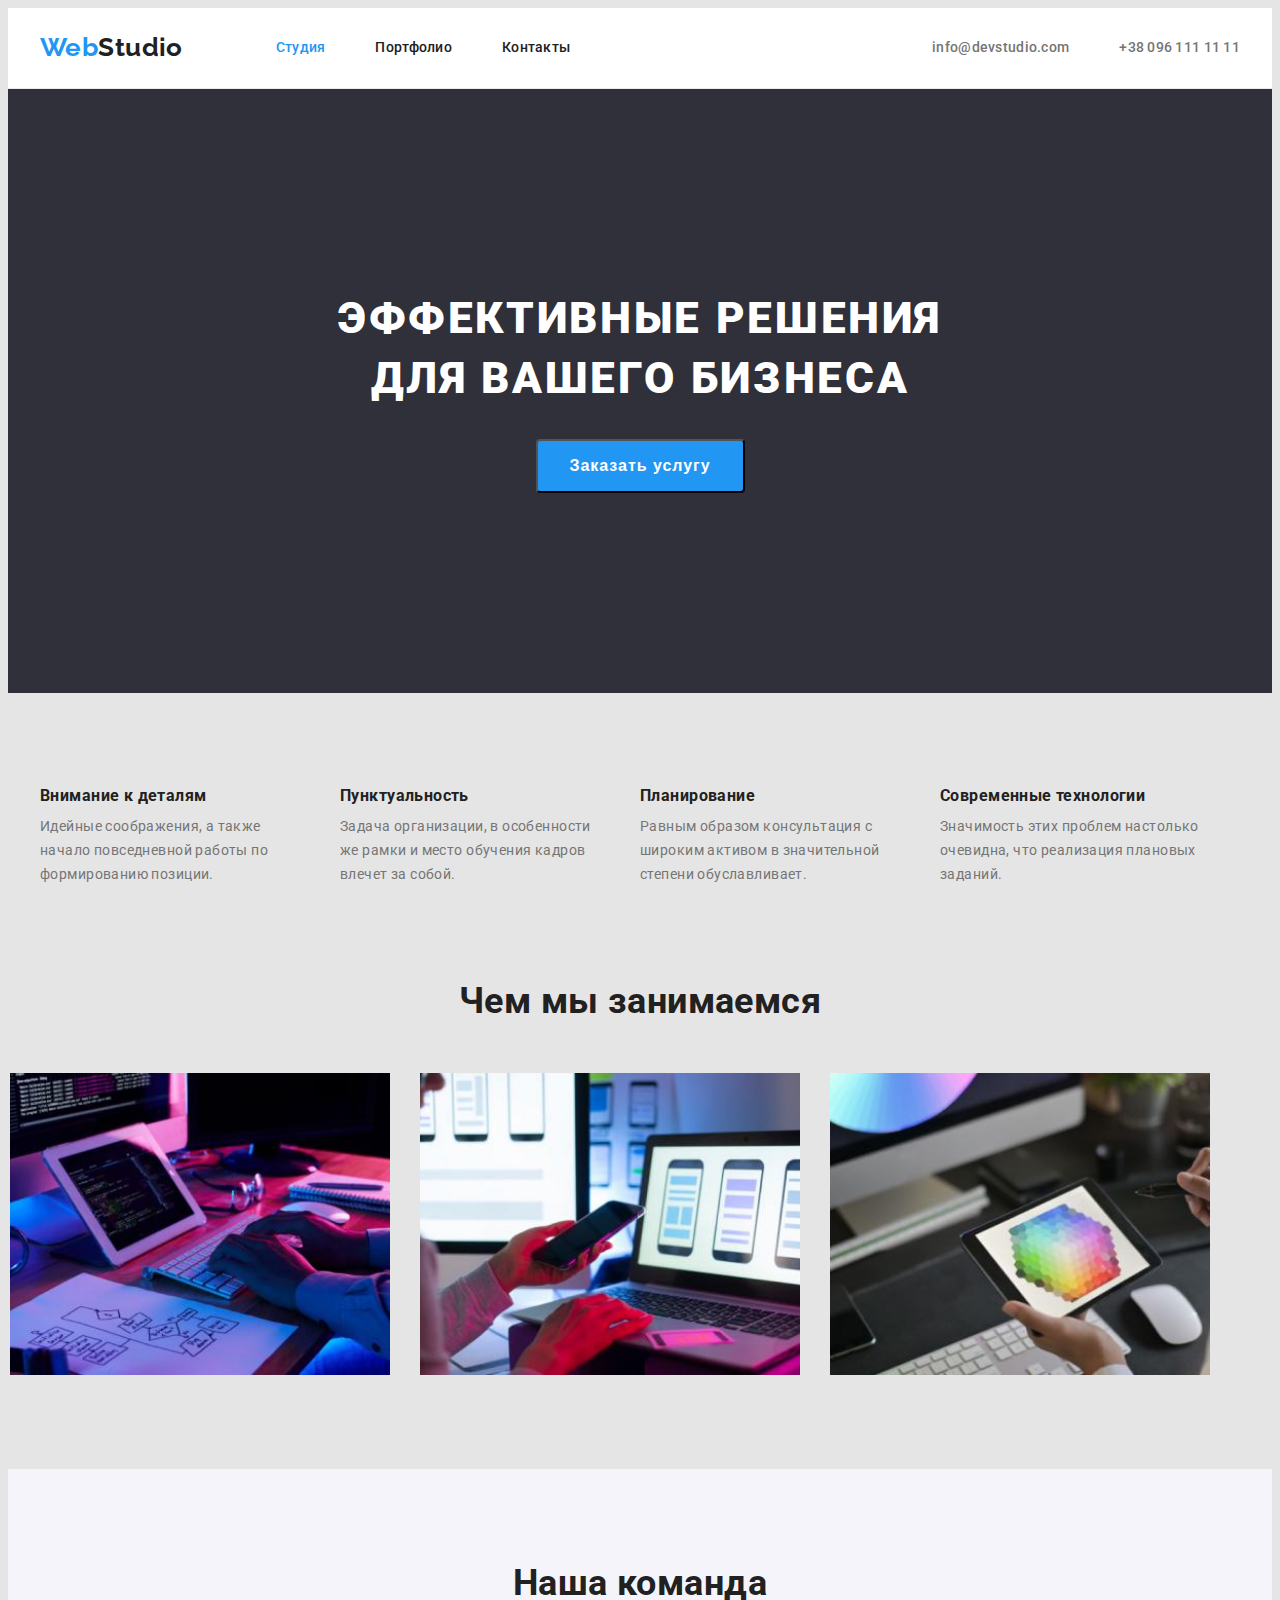
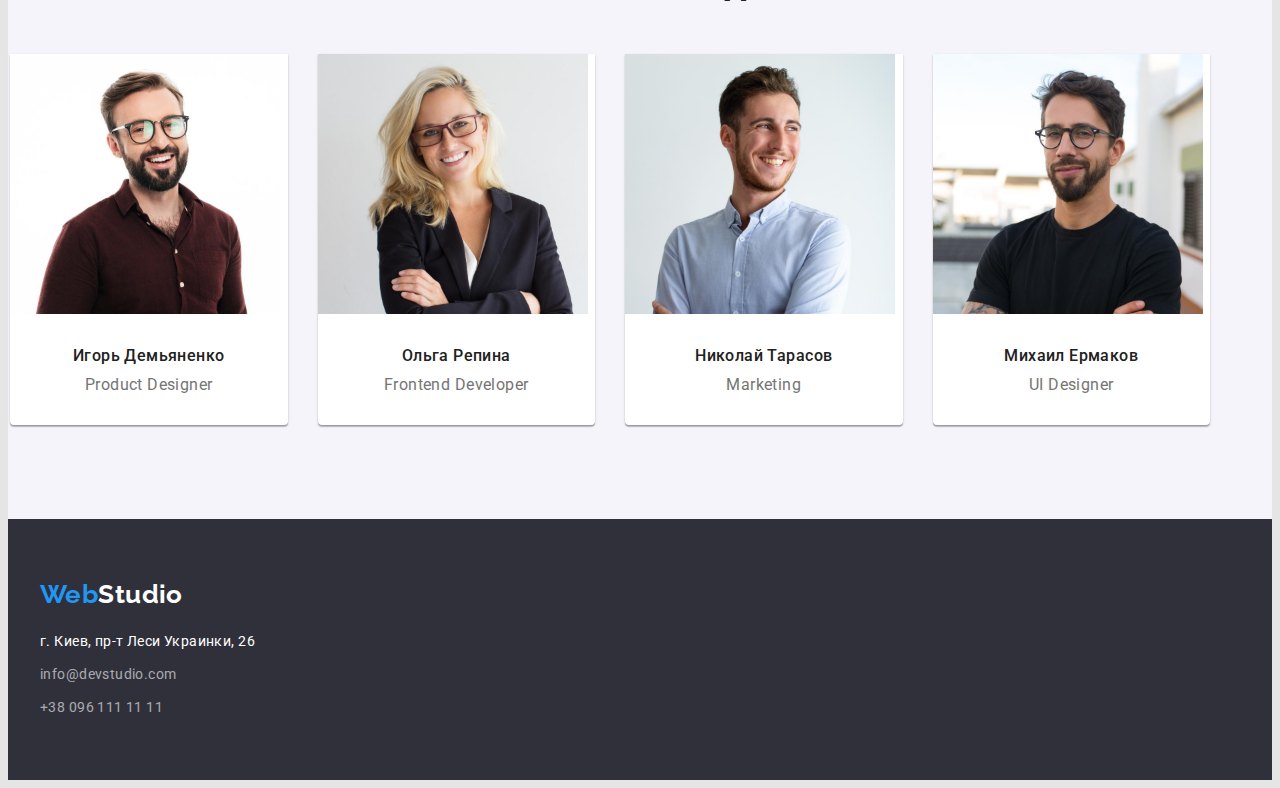
<file: index.html>
<!DOCTYPE html>
<html lang="ru">
<head>
    <meta charset="UTF-8" />
    <meta http-equiv="X-UA-Compatible" content="IE=edge" />
    <meta name="viewport" content="width=device-width, initial-scale=1.0" />
    <title>webstudio</title>
    <link rel="preconnect" href="https://fonts.googleapis.com" />
    <link rel="preconnect" href="https://fonts.gstatic.com" crossorigin />
    <link href="https://fonts.googleapis.com/css2?family=Raleway:wght@700&family=Roboto:wght@400;500;700;900&display=swap"
        rel="stylesheet" />
    <link rel="stylesheet" href="https://cdnjs.cloudflare.com/ajax/libs/modern-normalize/1.1.0/modern-normalize.min.css"
        integrity="sha512-wpPYUAdjBVSE4KJnH1VR1HeZfpl1ub8YT/NKx4PuQ5NmX2tKuGu6U/JRp5y+Y8XG2tV+wKQpNHVUX03MfMFn9Q=="
        crossorigin="anonymous" referrerpolicy="no-referrer" />
    <link rel="stylesheet" href="./css/styles.css" />
</head>
<body>
    <header class="header">
        <div class="container header-container">
            <nav class=header-title>
                <a class="header-logo link" href="/"> <span class="logo-web">Web</span><span class="logo-studio">Studio</span></a>
                <ul class="list menu-list">
                    <li class="menu-item">
                        <a class="menu-link link current" href="./index.html">Студия</a>
                    </li>
                    <li class="menu-item">
                        <a class="menu-link link" href="./portfolio.html">Портфолио</a>
                    </li>
                    <li class="menu-item">
                        <a class="menu-link link" href="">Контакты</a>
                    </li>
                </ul>
            </nav>
            <ul class="list header-connect">
                <li class="connect-item"><a class="header-mail link" href="mailto:">info@devstudio.com</a></li>
                <li class="connect-item"><a class="header-tel link" href="tel:+380961111111">+38 096 111 11 11</a></li>
            </ul>
        </div>
    </header>
    <main>
        <section class="hero">
            <div class="container hero-container">
                <h1 class="hero-bg hero-text">ЭФФЕКТИВНЫЕ РЕШЕНИЯ<br /> ДЛЯ ВАШЕГО БИЗНЕСА</h1>
                <button class="hero-btn-text hero-btn" type="button">Заказать услугу</button>
            </div>
        </section>
        <section class="benefits section">
            <div class="container benefits-container">
            <h2 class="benefits-title" hidden>Преймущества</h2>
            <ul class="benefits-list list">
                <li class="benefits-item">
                    <h3 class="benefits-pre-title">Внимание к деталям</h3>
                    <p class="benefits-text">Идейные соображения, а также начало повседневной работы по формированию позиции.</p>
                </li>
                <li class="benefits-item">
                    <h3 class="benefits-pre-title">Пунктуальность</h3>
                    <p class="benefits-text">Задача организации, в особенности же рамки и место обучения кадров влечет за собой.</p>
                </li>
                <li class="benefits-item">
                    <h3 class="benefits-pre-title">Планирование</h3>
                    <p class="benefits-text">Равным образом консультация с широким активом в значительной степени обуславливает.</p>
                </li>
                <li class="benefits-item">
                    <h3 class="benefits-pre-title">Современные технологии</h3>
                    <p class="benefits-text">Значимость этих проблем настолько очевидна, что реализация плановых заданий.</p>
                </li>
            </ul>
            </div>
        </section>
        <section class="about section">
            <div class="container">
            <h2 class="about-title">Чем мы занимаемся</h2>
            <ul class="about-list list">
                <li class="about-item">
                    <img class="img" src="images//img-1.jpg" alt="монитор планшет клавиатура" width="370" />
                </li>
                <li class="about-item">
                    <img class="img" src="images/img-2.jpg" alt="ноутбук смартфок" width="370" />
                </li>
                <li class="about-item">
                    <img class="img" src="images/img-3.jpg" alt="планшет" width="370" />
                </li>
            </ul>
            </div>
        </section>
        <section class="team section">
            <div class="container">
            <h2 class="team-title">Наша команда</h2>
            <ul class="team-list list">
                <li class="team-item">
                    <img src="images/igor.jpg" alt="член команды игорь" width="270" />
                    <div class="team-item-description">
                    <h3 class="team-pre-title">Игорь Демьяненко</h3>
                    <p lang="en" class="team-text">Product Designer</p>
                    </div>
                </li>
                <li class="team-item">
                    <img src="images/olga.jpg" alt="член команды ольга" width="270" />
                    <div class="team-item-description">
                    <h3 class="team-pre-title">Ольга Репина</h3>
                    <p lang="en" class="team-text">Frontend Developer</p>
                    </div>
                </li>
                <li class="team-item">
                    <img src="images/nikolaj.jpg" alt="член команды николай" width="270" />
                    <div class="team-item-description">
                    <h3 class="team-pre-title">Николай Тарасов</h3>
                    <p lang="en" class="team-text">Marketing</p>
                    </div>
                </li>
                <li class="team-item">
                    <img src="images/mihail.jpg" alt="член команды михаил" width="270" />
                    <div class="team-item-description">
                    <h3 class="team-pre-title">Михаил Ермаков</h3>
                    <p lang="en" class="team-text">UI Designer</p>
                    </div>
                </li>
            </ul>
            </div>
        </section>
    </main>
    <footer class="footer">
        <div class="container footer-container">
        <a class="footer-logo link" href="/"><span class="footer-web">Web</span><span class="footer-studio">Studio</span></a>
        <address>
            <ul class="footer-list list">
                <li class="footer item">
                    <a class="footer-add link" href="https://goo.gl/maps/WwjzQ2Qkz4vjg3pV9"
                    target="_blank"
                    rel="noopener noreferrer">г. Киев, пр-т Леси Украинки, 26</a>
                </li>
                <li class="footer item"><a class="footer-mail link" href="mailto:">info@devstudio.com</a></li>
                <li class="footer item"><a class="footer-tel link" href="tel:+380961111111">+38 096 111 11 11</a></li>
            </ul>
        </address>
        </div>
    </footer>
</body>
</html>
</file>
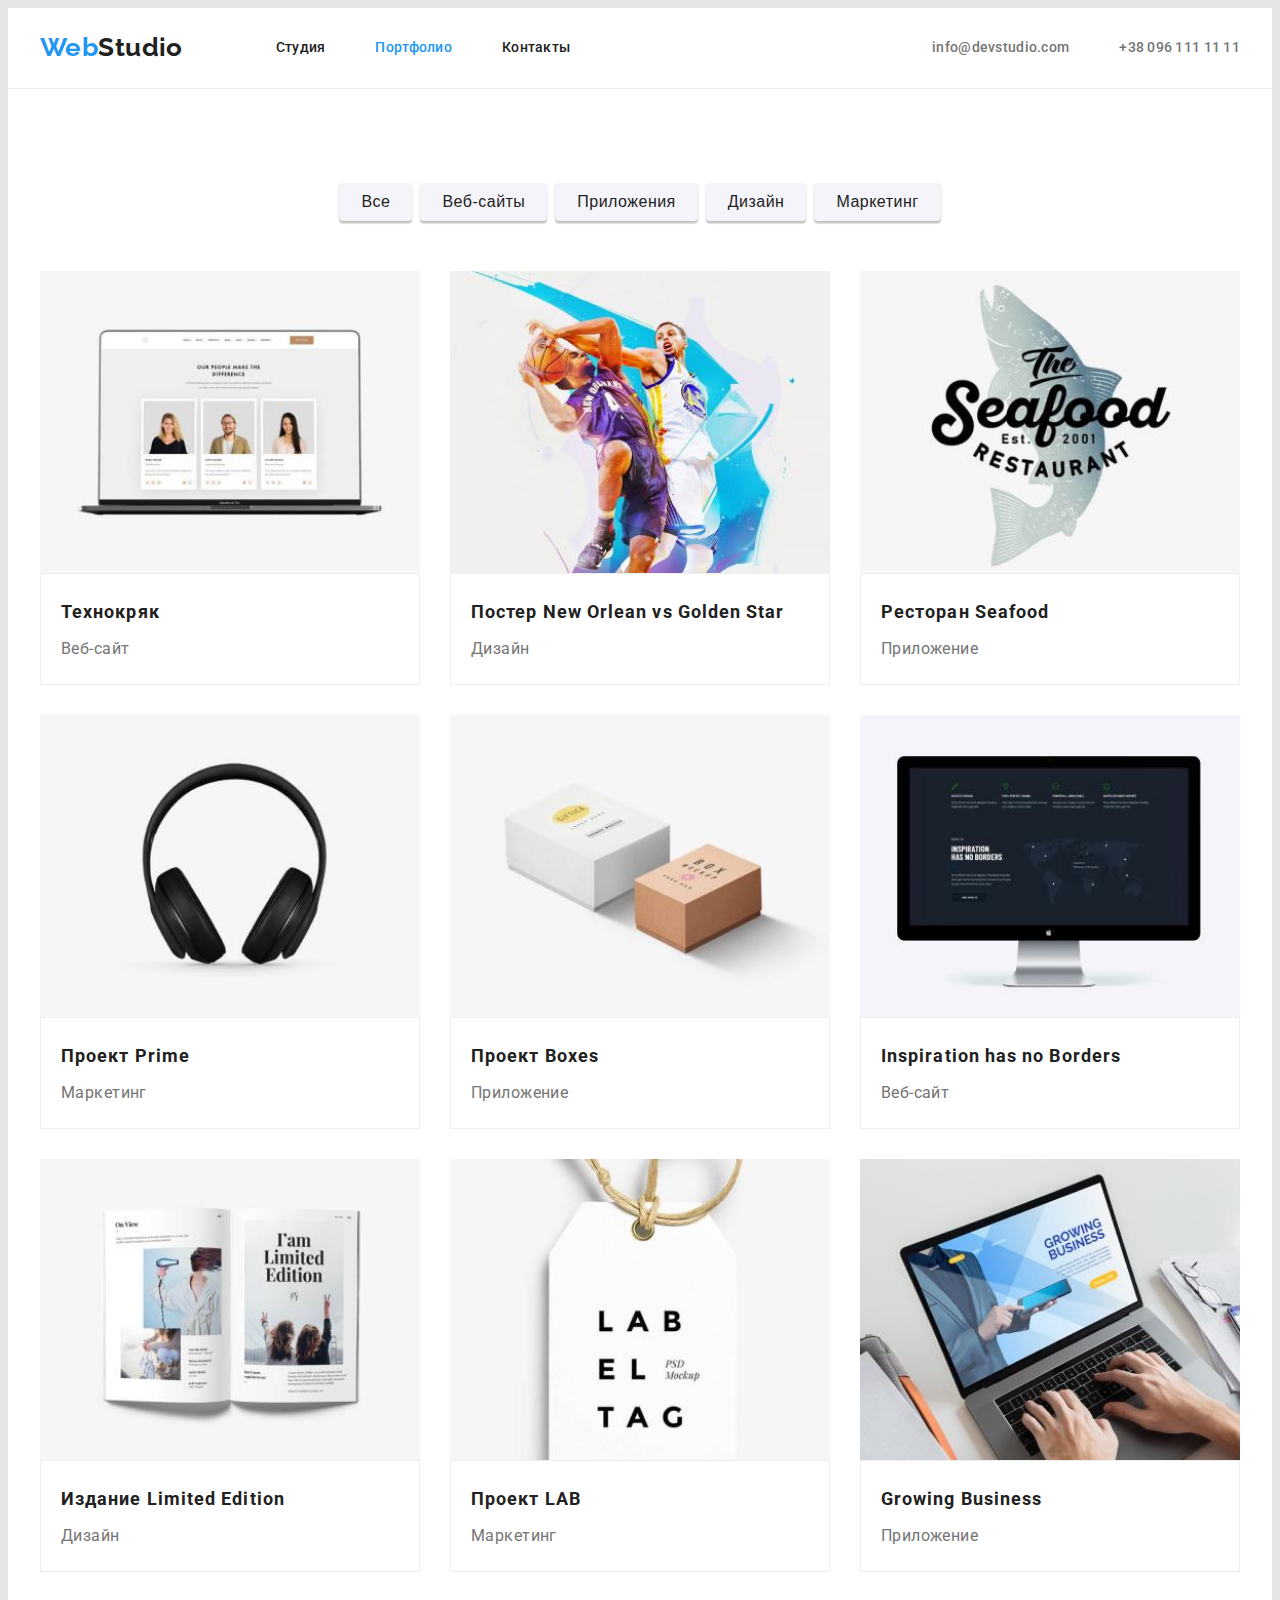
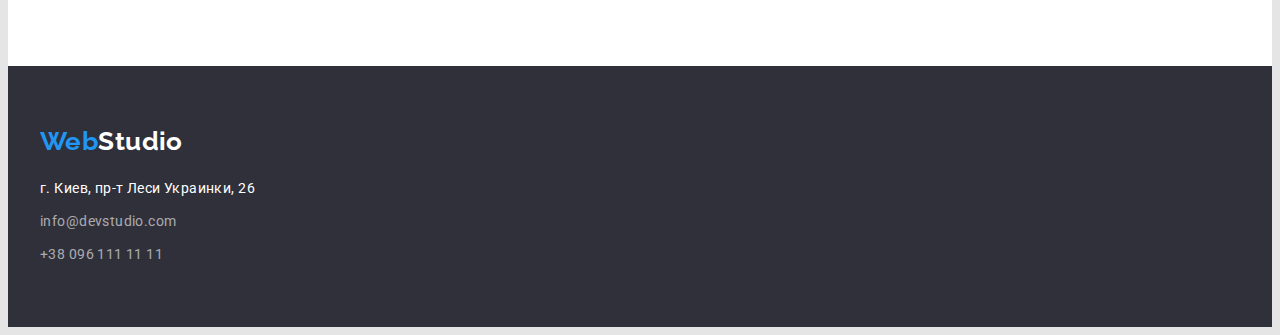
<file: portfolio.html>
<!DOCTYPE html>
<html lang="ru">
<head>
    <meta charset="UTF-8" />
    <meta http-equiv="X-UA-Compatible" content="IE=edge" />
    <meta name="viewport" content="width=device-width, initial-scale=1.0" />
    <title>webstudio</title>
    <link rel="preconnect" href="https://fonts.googleapis.com" />
    <link rel="preconnect" href="https://fonts.gstatic.com" crossorigin />
    <link href="https://fonts.googleapis.com/css2?family=Raleway:wght@700&family=Roboto:wght@400;500;700;900&display=swap"
        rel="stylesheet" />
    <link rel="stylesheet" href="https://cdnjs.cloudflare.com/ajax/libs/modern-normalize/1.1.0/modern-normalize.min.css"
        integrity="sha512-wpPYUAdjBVSE4KJnH1VR1HeZfpl1ub8YT/NKx4PuQ5NmX2tKuGu6U/JRp5y+Y8XG2tV+wKQpNHVUX03MfMFn9Q=="
        crossorigin="anonymous" referrerpolicy="no-referrer" />
    <link rel="stylesheet" href="./css/styles.css" />
</head>
<body>
    <header class="header">
        <div class="container header-container">
            <nav class=header-title>
                <a class="header-logo link" href="/"> <span class="logo-web">Web</span><span
                        class="logo-studio">Studio</span></a>
                <ul class="list menu-list">
                    <li class="menu-item">
                        <a class="menu-link link" href="./index.html">Студия</a>
                    </li>
                    <li class="menu-item">
                        <a class="menu-link link current" href="./portfolio.html">Портфолио</a>
                    </li>
                    <li class="menu-item">
                        <a class="menu-link link" href="">Контакты</a>
                    </li>
                </ul>
            </nav>
            <ul class="list header-connect">
                <li class="connect-item"><a class="header-mail link" href="mailto:">info@devstudio.com</a></li>
                <li class="connect-item"><a class="header-tel link" href="tel:+380961111111">+38 096 111 11 11</a></li>
            </ul>
        </div>
    </header>
    <main>
        <section class="section-filter section">
            <div class="container">
            <h1 class="filter" hidden>фильтр</h1>
            <ul class="filter-list list">
                <li class="filter-item">
                    <button class="filter-btn btn cursor" type="button">Все</button>
                </li>
                <li class="filter-item">
                    <button class="filter-btn btn cursor" type="button">Веб-сайты</button>
                </li>
                <li class="filter-item"> 
                    <button class="filter-btn btn cursor" type="button">Приложения</button>
                </li>
                <li class="filter-item">
                    <button class="filter-btn btn cursor" type="button">Дизайн</button>
                </li>
                <li class="filter-item">
                    <button class="filter-btn btn cursor" type="button">Маркетинг</button>
                </li>
            </ul>
            <ul class="blok-list list">
                <li class="blok-item">
                    <a>
                        <div class="card-thumb">
                            <img class="img" src="images/tehnokrjk.jpg" alt="ноутбук" width="370" />
                        </div>
                        <div class="card-content">
                            <h2 class="blok-title">Технокряк</h2>
                            <p class="blok-text">Веб-сайт</p>
                        </div>
                    </a>
                </li>
                <li class="blok-item">
                    <a>
                        <div class="card-thumb">
                            <img class="img" src="images/poster.jpg" alt="два баскетболиста" width="370" />
                        </div>
                        <div class="card-content">
                            <h2 class="blok-title">Постер New Orlean vs Golden Star</h2>
                            <p class="blok-text">Дизайн</p>
                        </div>
                    </a>
                </li>
                <li class="blok-item">
                    <a>
                        <div class="card-thumb">
                            <img class="img" src="images/restoran.jpg" alt="рыба" width="370" />
                        </div>
                        <div class="card-content">
                            <h2 class="blok-title">Ресторан Seafood</h2>
                            <p class="blok-text">Приложение</p>
                        </div>
                    </a>
                </li>
                <li class="blok-item">
                    <a>
                        <div class="card-thumb">
                            <img class="img" src="images/prime.jpg" alt="наушники" width="370" />
                        </div>
                        <div class="card-content">
                            <h2 class="blok-title">Проект Prime</h2>
                            <p class="blok-text">Маркетинг</p>
                        </div>
                    </a>
                </li>
                <li class="blok-item">
                    <a>
                        <div class="card-thumb">
                            <img class="img" src="images/boxes.jpg" alt="коробки" width="370" />
                        </div>
                        <div class="card-content">
                            <h2 class="blok-title">Проект Boxes</h2>
                            <p class="blok-text">Приложение</p>
                        </div>
                    </a>
                </li>
                <li class="blok-item">
                    <a>
                        <div class="card-thumb">
                            <img class="img" src="images/inspiration.jpg" alt="монитор" width="370" />
                        </div>
                        <div class="card-content">
                            <h2 class="blok-title">Inspiration has no Borders</h2>
                            <p class="blok-text">Веб-сайт</p>
                        </div>
                    </a>
                </li>
                <li class="blok-item">
                    <a>
                        <div class="card-thumb">
                            <img class="img" src="images/limited.jpg" alt="книга" width="370" />
                        </div>
                        <div class="card-content">
                            <h2 class="blok-title">Издание Limited Edition</h2>
                            <p class="blok-text">Дизайн</p>
                        </div>
                    </a>
                </li>
                <li class="blok-item">
                    <a>
                        <div class="card-thumb">
                            <img class="img" src="images/lab.jpg" alt="бирка" width="370" />
                        </div>
                        <div class="card-content">
                            <h2 class="blok-title">Проект LAB</h2>
                            <p class="blok-text">Маркетинг</p>
                        </div>
                    </a>
                </li>
                <li class="blok-item">
                    <a>
                        <div class="card-thumb">
                            <img class="img" src="images/growing.jpg" alt="набирает текст" width="370" />
                        </div>
                        <div class="card-content">
                            <h2 class="blok-title">Growing Business</h2>
                            <p class="blok-text">Приложение</p>
                        </div>
                    </a>
                </li>
            </ul>
            </div>
        </section>
    </main>
    <footer class="footer">
        <div class="container footer-container">
        <a class="footer-logo link" href="/"><span class="footer-web">Web</span><span class="footer-studio">Studio</span></a>
        <address>
            <ul class="footer-list list">
                <li class="footer item">
                    <a class="footer-add link" href="https://goo.gl/maps/WwjzQ2Qkz4vjg3pV9"
                    target="_blank"
                    rel="noopener noreferrer">г. Киев, пр-т Леси Украинки, 26</a>
                </li>
                <li class="footer item"><a class="footer-mail link" href="mailto:">info@devstudio.com</a></li>
                <li class="footer item"><a class="footer-tel link" href="tel:+380961111111">+38 096 111 11 11</a></li>
            </ul>
        </address>
        </div>
    </footer>
</body>
</html>
</file>
<file: css/styles.css>
:root {
  --header-color: #212121;
  --hero-color: #ffffff;
  --primary-text-color: #757575;
  --primary-title-color: #212121;
  --accent-color: #2196f3;
  --footer-contacts-color: rgba(255, 255, 255, 0.6);
  --background-color: #e5e5e5;
  --beckground-btn-color: #f5f4fa;
  --background-footer-color: #2f303a;
}

p,
h1,
h2,
h3,
h4,
h5,
h6 {
  margin: 0;
}

ul {
  margin: 0;
  padding: 0;
}

body {
  font-size: 14px;
  font-family: "Roboto", sans-serif;
  letter-spacing: 0.03em;
  color: var(--primary-text-color);
  background-color: var(--background-color);
}

.container {
  width: 1200px;
  padding-left: 15px;
  padding-right: 15px;
  margin: 0 auto;
}

.section {
  padding-top: 94px;
  padding-bottom: 94px;
}

.list {
  list-style: none;
}

.link {
  text-decoration: none;
}

/* -----------header----------- */

.header-container {
  display: flex;
}

.menu-list {
  display: flex;
}

.header-title {
  display: flex;
  align-items: center;
}

.header-connect {
  display: flex;
  margin-left: auto;
  align-items: center;
}

.header-logo {
  margin-right: 93px;
}

.menu-item:not(:last-child) {
  margin-right: 50px;
}

.connect-item:not(:last-child) {
  margin-right: 50px;
}

.header {
  background-color: var(--hero-color);
  border-bottom: 1px solid #ececec;
  padding-top: 24px;
  padding-bottom: 25px;
}

.logo-web {
  font-family: Raleway, sans-serif;
  font-weight: bold;
  font-size: 26px;
  line-height: 1.19;
  color: var(--accent-color);
}

.logo-studio {
  font-family: Raleway, sans-serif;
  font-weight: bold;
  font-size: 26px;
  line-height: 1.19;
  color: var(--primary-title-color);
}

.menu-list .menu-link.current {
  color: var(--accent-color);
}

.menu-link {
  font-weight: 500;
  line-height: 1.14;
  letter-spacing: 0.02em;
  color: var(--header-color);
}

.menu-link:hover,
.menu-link:focus {
  color: var(--accent-color);
}

.header-mail:hover,
.header-mail:focus {
  color: var(--accent-color);
}

.header-tel:hover,
.header-tel:focus {
  color: var(--accent-color);
}

.header-mail {
  font-weight: 500;
  line-height: 1.14;
  letter-spacing: 0.02em;
  color: var(--primary-text-color);
}

.header-tel {
  font-weight: 500;
  line-height: 1.14;
  letter-spacing: 0.02em;
  color: var(--primary-text-color);
}

/* ---------hero------ */

.hero-container {
  text-align: center;
}

.hero-text {
  font-weight: 900;
  font-size: 44px;
  line-height: 1.36;
  letter-spacing: 0.06em;
  color: var(--hero-color);
  margin-bottom: 30px;
}

.hero {
  padding-top: 200px;
  padding-bottom: 200px;
  background-color: var(--background-footer-color);
}

.hero-btn-text {
  font-weight: bold;
  font-size: 16px;
  line-height: 1.87;
  letter-spacing: 0.06em;
  color: var(--hero-color);
  padding: 10px 32px;
  border-radius: 4px;
  background-color: var(--accent-color);
}

/* -------section benefits------- */

.benefits-container {
  display: flex;
}

.benefits-list {
  display: flex;
}

.benefits-item:not(:last-child) {
  margin-right: 30px;
}

.benefits-pre-title {
  font-weight: bold;
  line-height: 1.14;
  color: var(--primary-title-color);
  margin-bottom: 10px;
  width: 270px;
}

.benefits-text {
  line-height: 1.71;
  color: var(--primary-text-color);
  width: 270px;
}

.benefits {
  padding-bottom: 0;
  background-color: var(--background-color);
}

/* ---------about--------- */

.about-list {
  display: flex;
  flex-wrap: wrap;
  margin-left: -30px;
}

.about-item {
  flex-basis: calc(100% / 3 - 30px);
}

.about-item:not(:last-child) {
  margin-right: 30px;
}

.about-title {
  font-weight: bold;
  font-size: 36px;
  text-align: center;
  line-height: 1.16;
  color: var(--primary-title-color);
  margin-bottom: 50px;
}

.about {
  background-color: var(--background-color);
}

/*----------- team--------------- */

.team-title {
  font-weight: bold;
  font-size: 36px;
  text-align: center;
  line-height: 1.16;
  color: var(--primary-title-color);
  margin-bottom: 50px;
}

.team-list {
  display: flex;
  flex-wrap: wrap;
  margin-left: -30px;
}

.team-item {
  flex-basis: calc(100% / 4 - 30px);
  background: var(--hero-color);
  box-shadow: 0px 1px 3px rgba(0, 0, 0, 0.12), 0px 1px 1px rgba(0, 0, 0, 0.14),
    0px 2px 1px rgba(0, 0, 0, 0.2);
  border-radius: 0px 0px 4px 4px;
}

.team-item:not(:last-child) {
  margin-right: 30px;
}

.team-item-description {
  padding-top: 30px;
  padding-bottom: 30px;
}

.team-pre-title {
  font-weight: 500;
  font-size: 16px;
  line-height: 1.18;
  color: var(--primary-title-color);
  padding-bottom: 10px;
  text-align: center;
}

.team-text {
  font-size: 16px;
  line-height: 1.18;
  color: var(--primary-text-color);
  text-align: center;
}

.team {
  background-color: var(--beckground-btn-color);
}

/* ----------footer----------- */

.footer {
  background-color: var(--background-footer-color);
}

.footer-container {
  padding-top: 60px;
  padding-bottom: 60px;
}

.footer-logo {
  display: block;
  margin-bottom: 20px;
}

.footer-mail {
  display: block;
  margin-bottom: 9px;
  margin-top: 9px;
}

.footer-web {
  font-family: Raleway, sans-serif;
  font-weight: bold;
  font-size: 26px;
  line-height: 1.19;
  color: var(--accent-color);
}

.footer-studio {
  font-family: Raleway, sans-serif;
  font-weight: bold;
  font-size: 26px;
  line-height: 1.19;
  color: var(--hero-color);
}

.footer-add {
  font-family: Roboto;
  font-style: normal;
  font-weight: normal;
  font-size: 14px;
  line-height: 1.71;
  letter-spacing: 0.03em;
  color: var(--hero-color);
}

.footer-mail {
  font-family: Roboto;
  font-style: normal;
  font-weight: normal;
  font-size: 14px;
  line-height: 1.71;
  letter-spacing: 0.03em;
  color: var(--footer-contacts-color);
}

.footer-tel {
  font-family: Roboto;
  font-style: normal;
  font-weight: normal;
  font-size: 14px;
  line-height: 1.71;
  letter-spacing: 0.03em;
  color: var(--footer-contacts-color);
}

.footer-add:hover,
.footer-add:focus {
  color: var(--accent-color);
}

.footer-mail:hover,
.footer-mail:focus {
  color: var(--accent-color);
}

.footer-tel:hover,
.footer-tel:focus {
  color: var(--accent-color);
}

/* ----------portfolio------------- */

/* ----------section filter---------- */

.section-filter {
  background: var(--hero-color);
}

.btn {
  font-weight: 500;
  font-size: 16px;
  line-height: 1.62;
  padding: 6px 22px;
  letter-spacing: 0.03em;
  border-radius: 4px;
  border: 0;
  color: var(--primary-title-color);
  box-shadow: 0px 3px 1px rgba(0, 0, 0, 0.1), 0px 1px 2px rgba(0, 0, 0, 0.08),
    0px 2px 2px rgba(0, 0, 0, 0.12);
}

.filter-btn {
  background: var(--beckground-btn-color);
}

.btn:hover,
.btn:focus {
  font-weight: 500;
  font-size: 16px;
  line-height: 1.62;
  letter-spacing: 0.03em;
  color: var(--hero-color);
}

.filter-btn:hover,
.filter-btn:focus {
  background: var(--accent-color);
}

.cursor {
  cursor: pointer;
}

.blok-title {
  font-weight: bold;
  font-size: 18px;
  line-height: 2;
  letter-spacing: 0.06em;
  color: var(--primary-title-color);
}

.blok-text {
  font-size: 16px;
  line-height: 1.87;
  color: var(--primary-text-color);
}

.filter-list {
  display: flex;
  justify-content: center;
  margin-bottom: 50px;
}

.filter-item:not(:last-child) {
  margin-right: 8px;
}

/* -----------Card set---------- */

.blok-list {
  padding: 0;
  margin: 0;
  list-style: none;

  display: flex;
  flex-wrap: wrap;

  margin-top: -30px;
  margin-left: -30px;
}

.blok-item {
  flex-basis: calc(100% / 3 - 30px);
  margin-top: 30px;
  margin-left: 30px;
}
/* --------------Card---------- */

.img {
  display: block;
  min-width: 100%;
  height: auto;
}

.card-content {
  padding: 20px;
  border: 1px solid #eeeeee;
  background: var(--hero-color);
  box-sizing: border-box;
}

.blok-text {
  margin-top: 4px;
}
</file>
